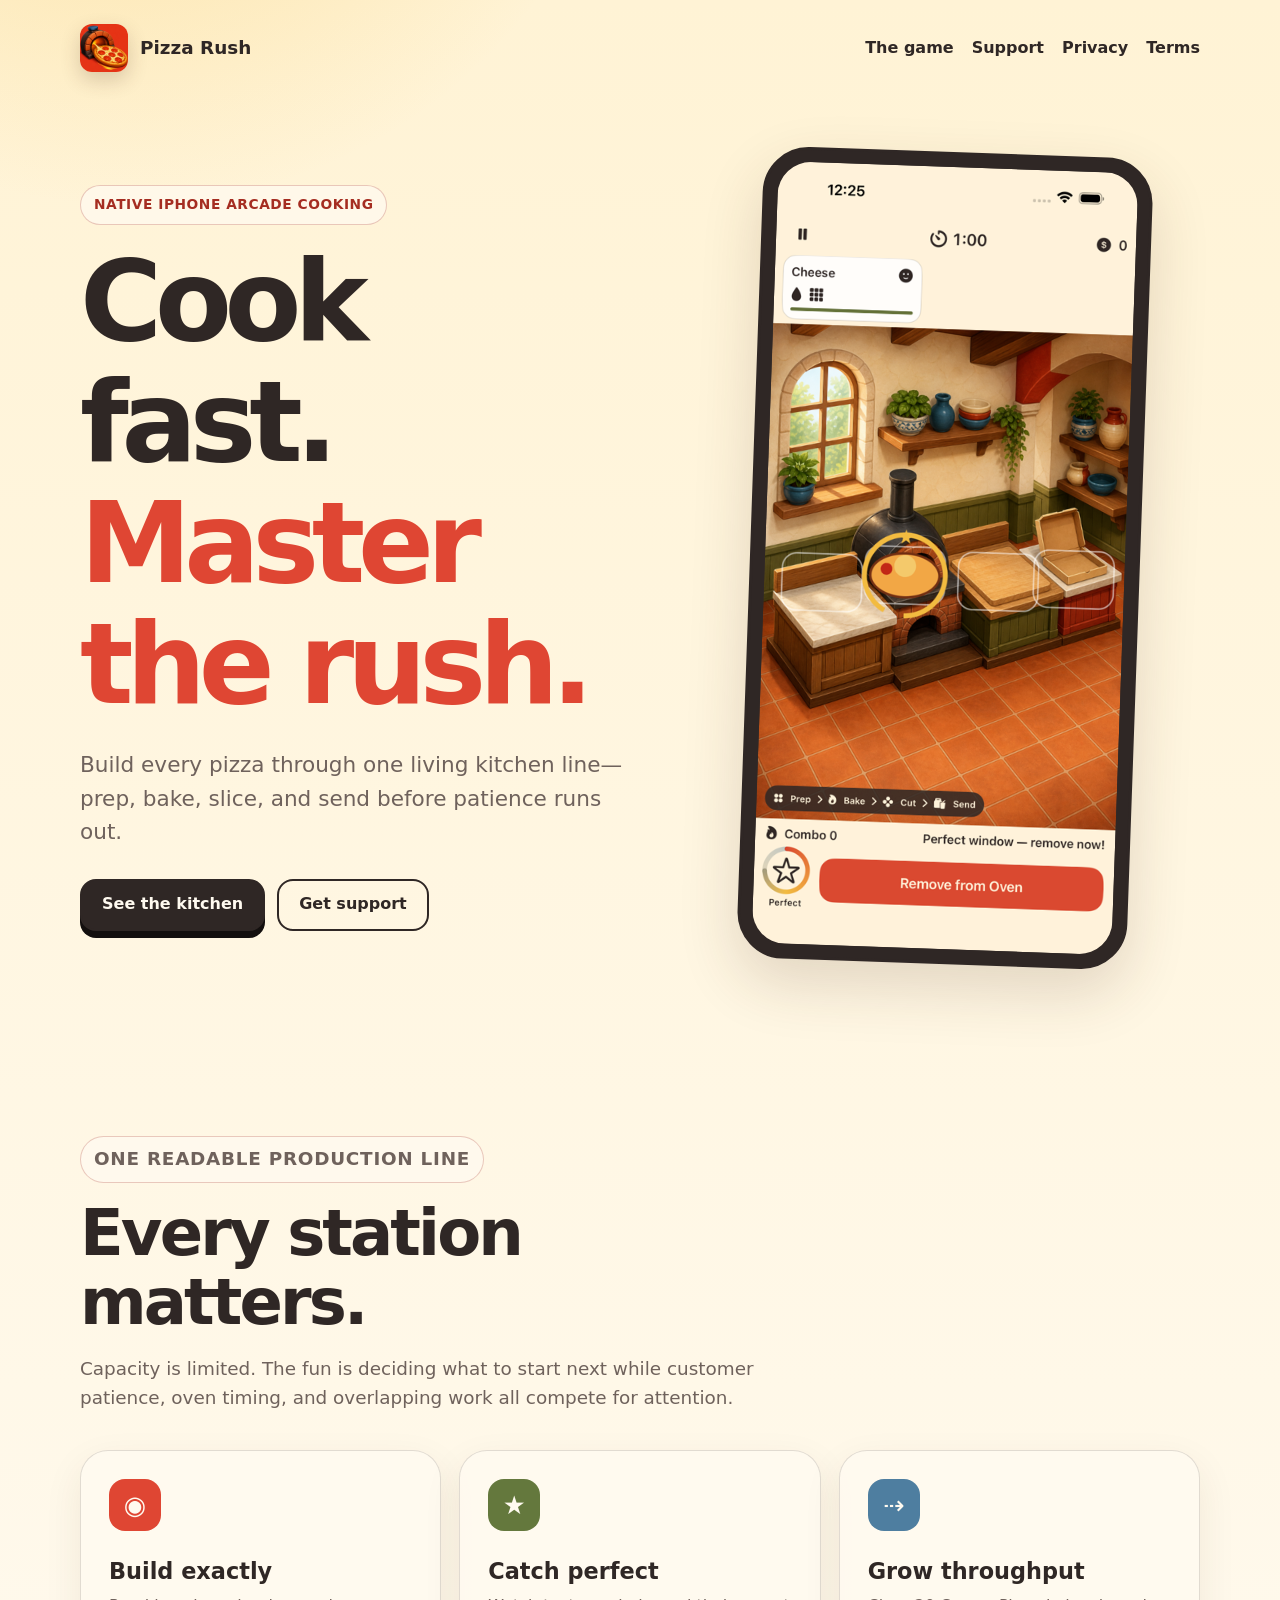
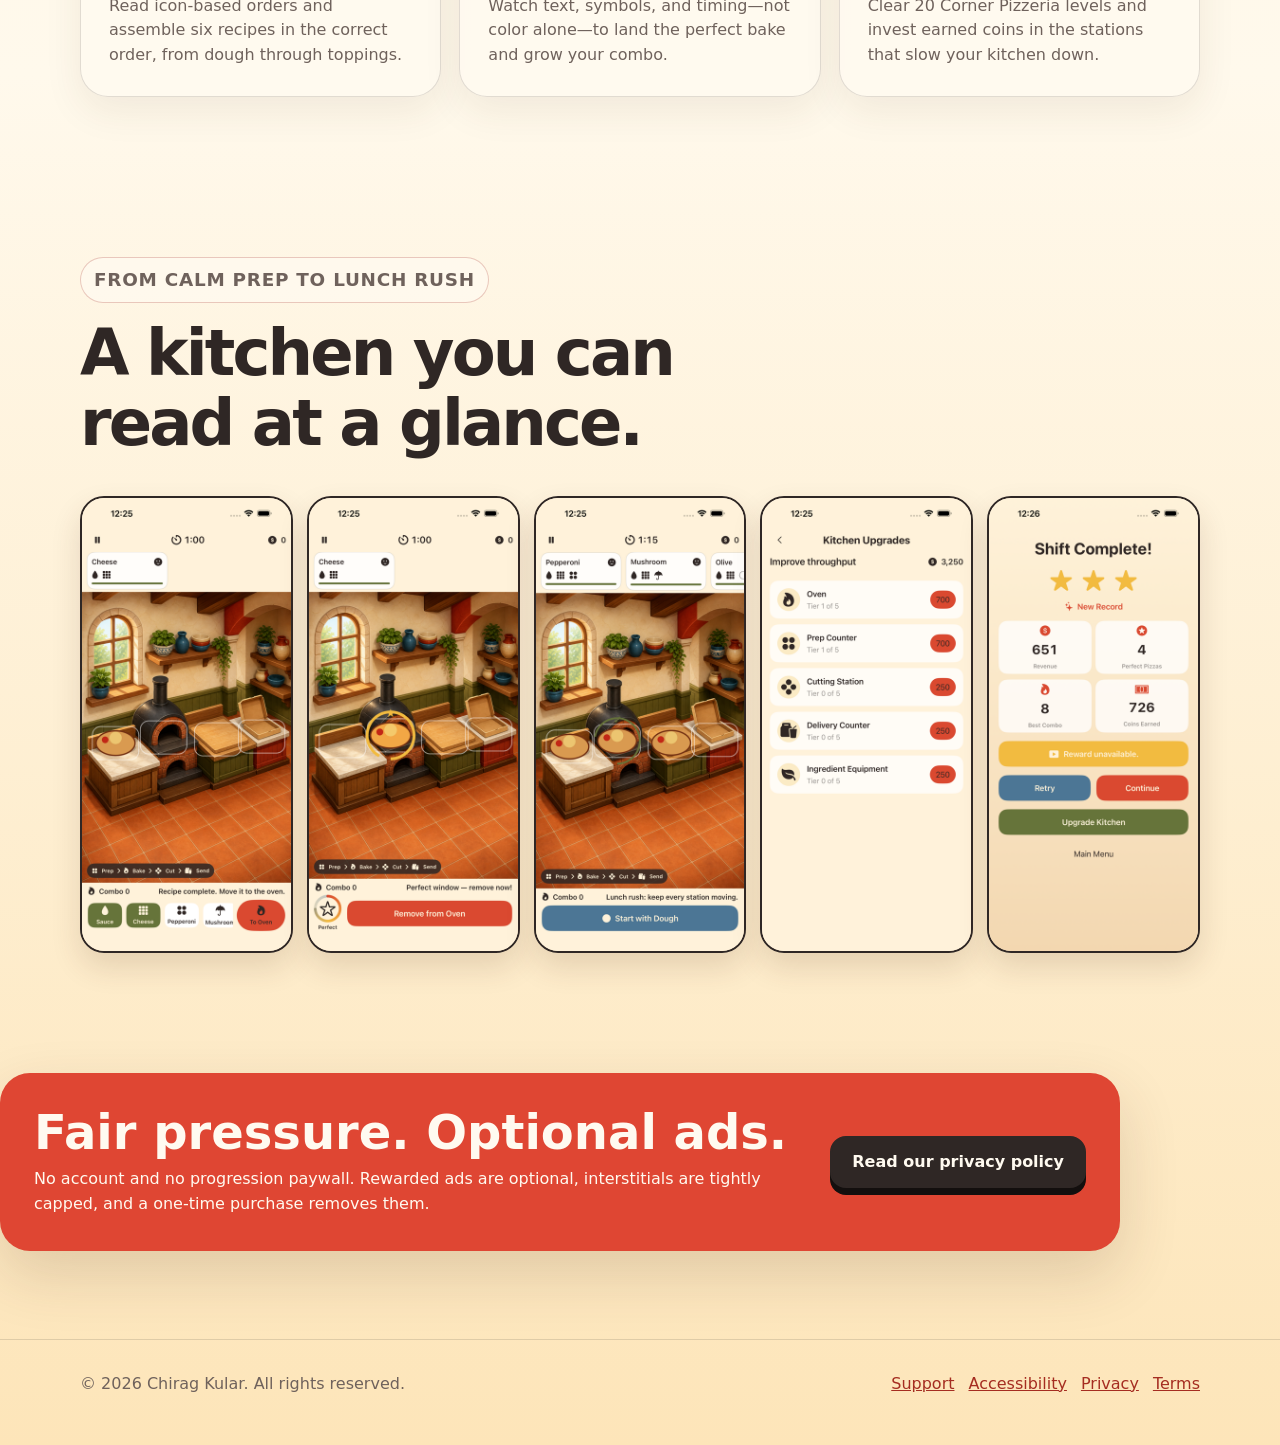
<file: site/index.html>
<!doctype html>
<html lang="en">
<head>
  <meta charset="utf-8">
  <meta name="viewport" content="width=device-width, initial-scale=1">
  <meta name="description" content="Pizza Rush is a native iPhone arcade cooking game about mastering a fast, visible kitchen line.">
  <title>Pizza Rush: Cooking Game — Cook Fast. Master the Rush.</title>
  <link rel="icon" href="assets/app-icon.png">
  <link rel="stylesheet" href="assets/site.css">
</head>
<body>
  <header class="shell topbar">
    <a class="brand" href="./"><img src="assets/app-icon.png" alt="">Pizza Rush</a>
    <nav aria-label="Main navigation">
      <a href="#game">The game</a>
      <a href="support/">Support</a>
      <a href="privacy/">Privacy</a>
      <a href="terms/">Terms</a>
    </nav>
  </header>

  <main>
    <section class="shell hero">
      <div>
        <p class="eyebrow">Native iPhone arcade cooking</p>
        <h1>Cook fast.<br><span>Master the rush.</span></h1>
        <p class="lede">Build every pizza through one living kitchen line—prep, bake, slice, and send before patience runs out.</p>
        <div class="actions">
          <a class="button" href="#game">See the kitchen</a>
          <a class="button secondary" href="support/">Get support</a>
        </div>
      </div>
      <div class="phone">
        <img src="assets/screenshot-perfect.png" alt="Pizza Rush oven showing a pizza inside the perfect bake window">
      </div>
    </section>

    <section class="section" id="game">
      <div class="shell">
        <div class="section-heading">
          <p class="eyebrow">One readable production line</p>
          <h2>Every station matters.</h2>
          <p>Capacity is limited. The fun is deciding what to start next while customer patience, oven timing, and overlapping work all compete for attention.</p>
        </div>
        <div class="cards">
          <article class="card">
            <div class="icon" aria-hidden="true">◉</div>
            <h3>Build exactly</h3>
            <p>Read icon-based orders and assemble six recipes in the correct order, from dough through toppings.</p>
          </article>
          <article class="card">
            <div class="icon" aria-hidden="true">★</div>
            <h3>Catch perfect</h3>
            <p>Watch text, symbols, and timing—not color alone—to land the perfect bake and grow your combo.</p>
          </article>
          <article class="card">
            <div class="icon" aria-hidden="true">⇢</div>
            <h3>Grow throughput</h3>
            <p>Clear 20 Corner Pizzeria levels and invest earned coins in the stations that slow your kitchen down.</p>
          </article>
        </div>
      </div>
    </section>

    <section class="section" aria-labelledby="gallery-title">
      <div class="shell">
        <div class="section-heading">
          <p class="eyebrow">From calm prep to lunch rush</p>
          <h2 id="gallery-title">A kitchen you can read at a glance.</h2>
        </div>
        <div class="gallery">
          <img src="assets/screenshot-build.png" alt="Pizza Rush preparation stage">
          <img src="assets/screenshot-perfect.png" alt="Pizza Rush perfect oven timing">
          <img src="assets/screenshot-rush.png" alt="Pizza Rush lunch rush with overlapping stations">
          <img src="assets/screenshot-upgrades.png" alt="Pizza Rush kitchen upgrade screen">
          <img src="assets/screenshot-results.png" alt="Pizza Rush three-star shift result">
        </div>
      </div>
    </section>

    <section class="shell banner">
      <div>
        <h2>Fair pressure. Optional ads.</h2>
        <p>No account and no progression paywall. Rewarded ads are optional, interstitials are tightly capped, and a one-time purchase removes them.</p>
      </div>
      <a class="button" href="privacy/">Read our privacy policy</a>
    </section>
  </main>

  <footer>
    <div class="shell footer-grid">
      <span>© 2026 Chirag Kular. All rights reserved.</span>
      <div class="footer-links">
        <a href="support/">Support</a>
        <a href="accessibility/">Accessibility</a>
        <a href="privacy/">Privacy</a>
        <a href="terms/">Terms</a>
      </div>
    </div>
  </footer>
</body>
</html>
</file>
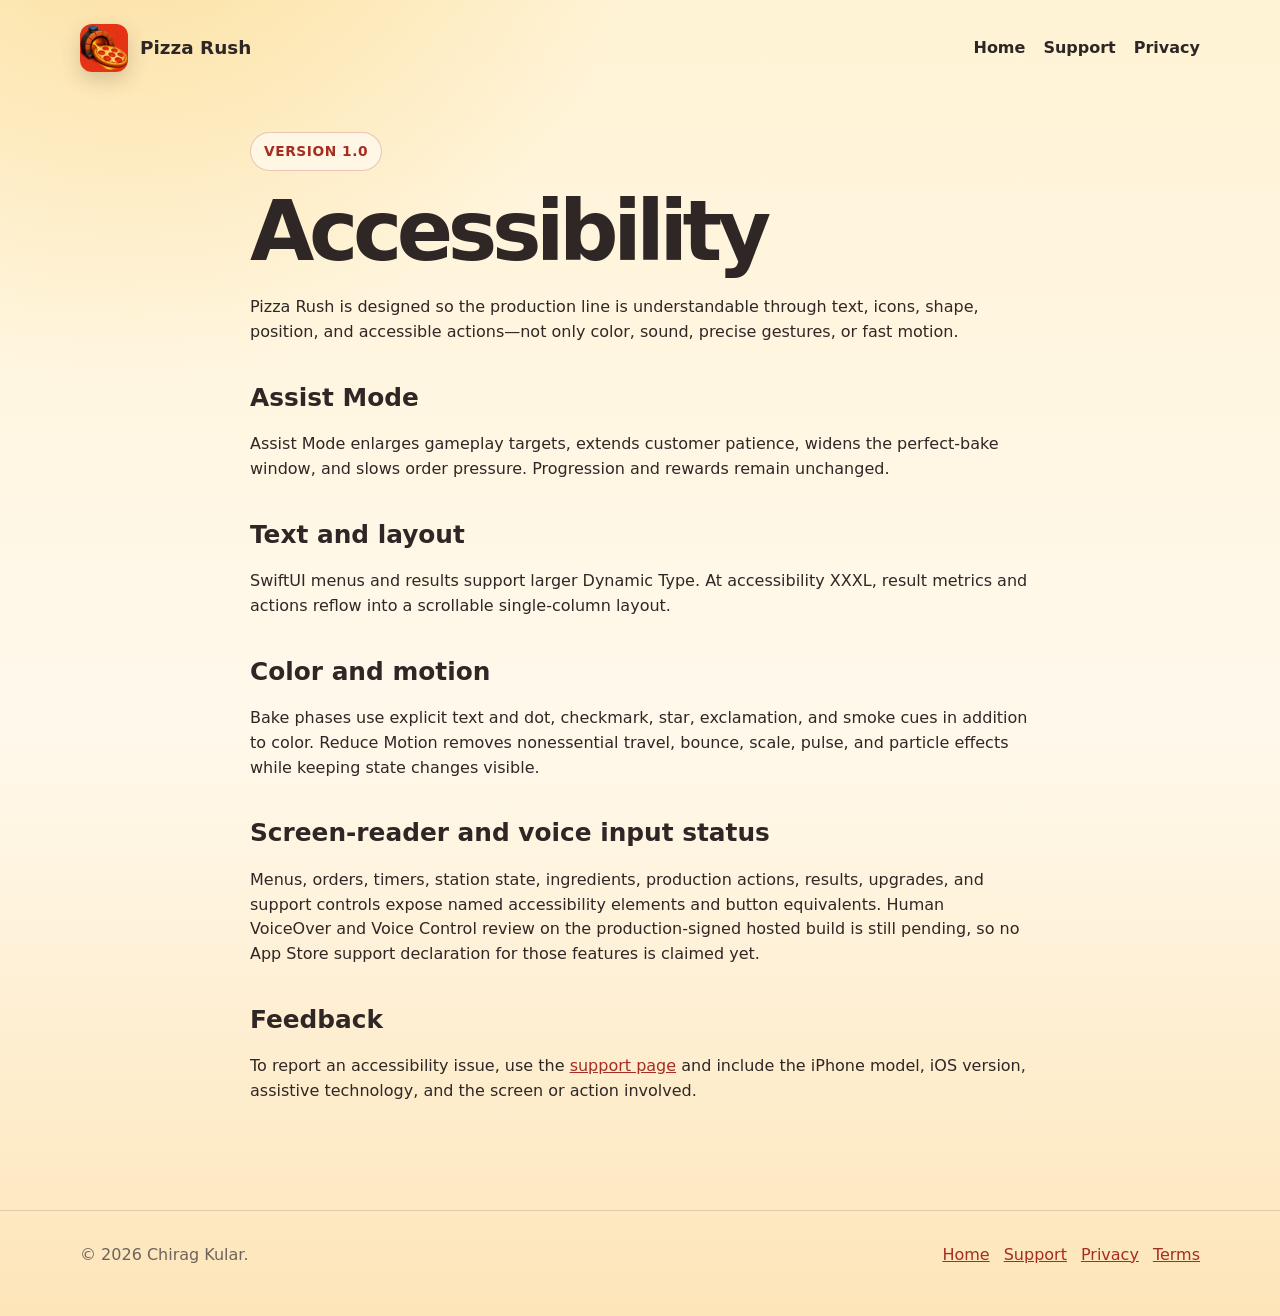
<file: site/accessibility/index.html>
<!doctype html>
<html lang="en">
<head>
  <meta charset="utf-8">
  <meta name="viewport" content="width=device-width, initial-scale=1">
  <meta name="description" content="Pizza Rush accessibility features and current declaration status.">
  <title>Accessibility — Pizza Rush</title>
  <link rel="icon" href="../assets/app-icon.png">
  <link rel="stylesheet" href="../assets/site.css">
</head>
<body>
  <header class="shell topbar">
    <a class="brand" href="../"><img src="../assets/app-icon.png" alt="">Pizza Rush</a>
    <nav aria-label="Main navigation"><a href="../">Home</a><a href="../support/">Support</a><a href="../privacy/">Privacy</a></nav>
  </header>
  <main class="shell legal">
    <p class="eyebrow">Version 1.0</p>
    <h1>Accessibility</h1>
    <p>Pizza Rush is designed so the production line is understandable through text, icons, shape, position, and accessible actions—not only color, sound, precise gestures, or fast motion.</p>

    <h2>Assist Mode</h2>
    <p>Assist Mode enlarges gameplay targets, extends customer patience, widens the perfect-bake window, and slows order pressure. Progression and rewards remain unchanged.</p>

    <h2>Text and layout</h2>
    <p>SwiftUI menus and results support larger Dynamic Type. At accessibility XXXL, result metrics and actions reflow into a scrollable single-column layout.</p>

    <h2>Color and motion</h2>
    <p>Bake phases use explicit text and dot, checkmark, star, exclamation, and smoke cues in addition to color. Reduce Motion removes nonessential travel, bounce, scale, pulse, and particle effects while keeping state changes visible.</p>

    <h2>Screen-reader and voice input status</h2>
    <p>Menus, orders, timers, station state, ingredients, production actions, results, upgrades, and support controls expose named accessibility elements and button equivalents. Human VoiceOver and Voice Control review on the production-signed hosted build is still pending, so no App Store support declaration for those features is claimed yet.</p>

    <h2>Feedback</h2>
    <p>To report an accessibility issue, use the <a href="../support/">support page</a> and include the iPhone model, iOS version, assistive technology, and the screen or action involved.</p>
  </main>
  <footer><div class="shell footer-grid"><span>© 2026 Chirag Kular.</span><div class="footer-links"><a href="../">Home</a><a href="../support/">Support</a><a href="../privacy/">Privacy</a><a href="../terms/">Terms</a></div></div></footer>
</body>
</html>
</file>
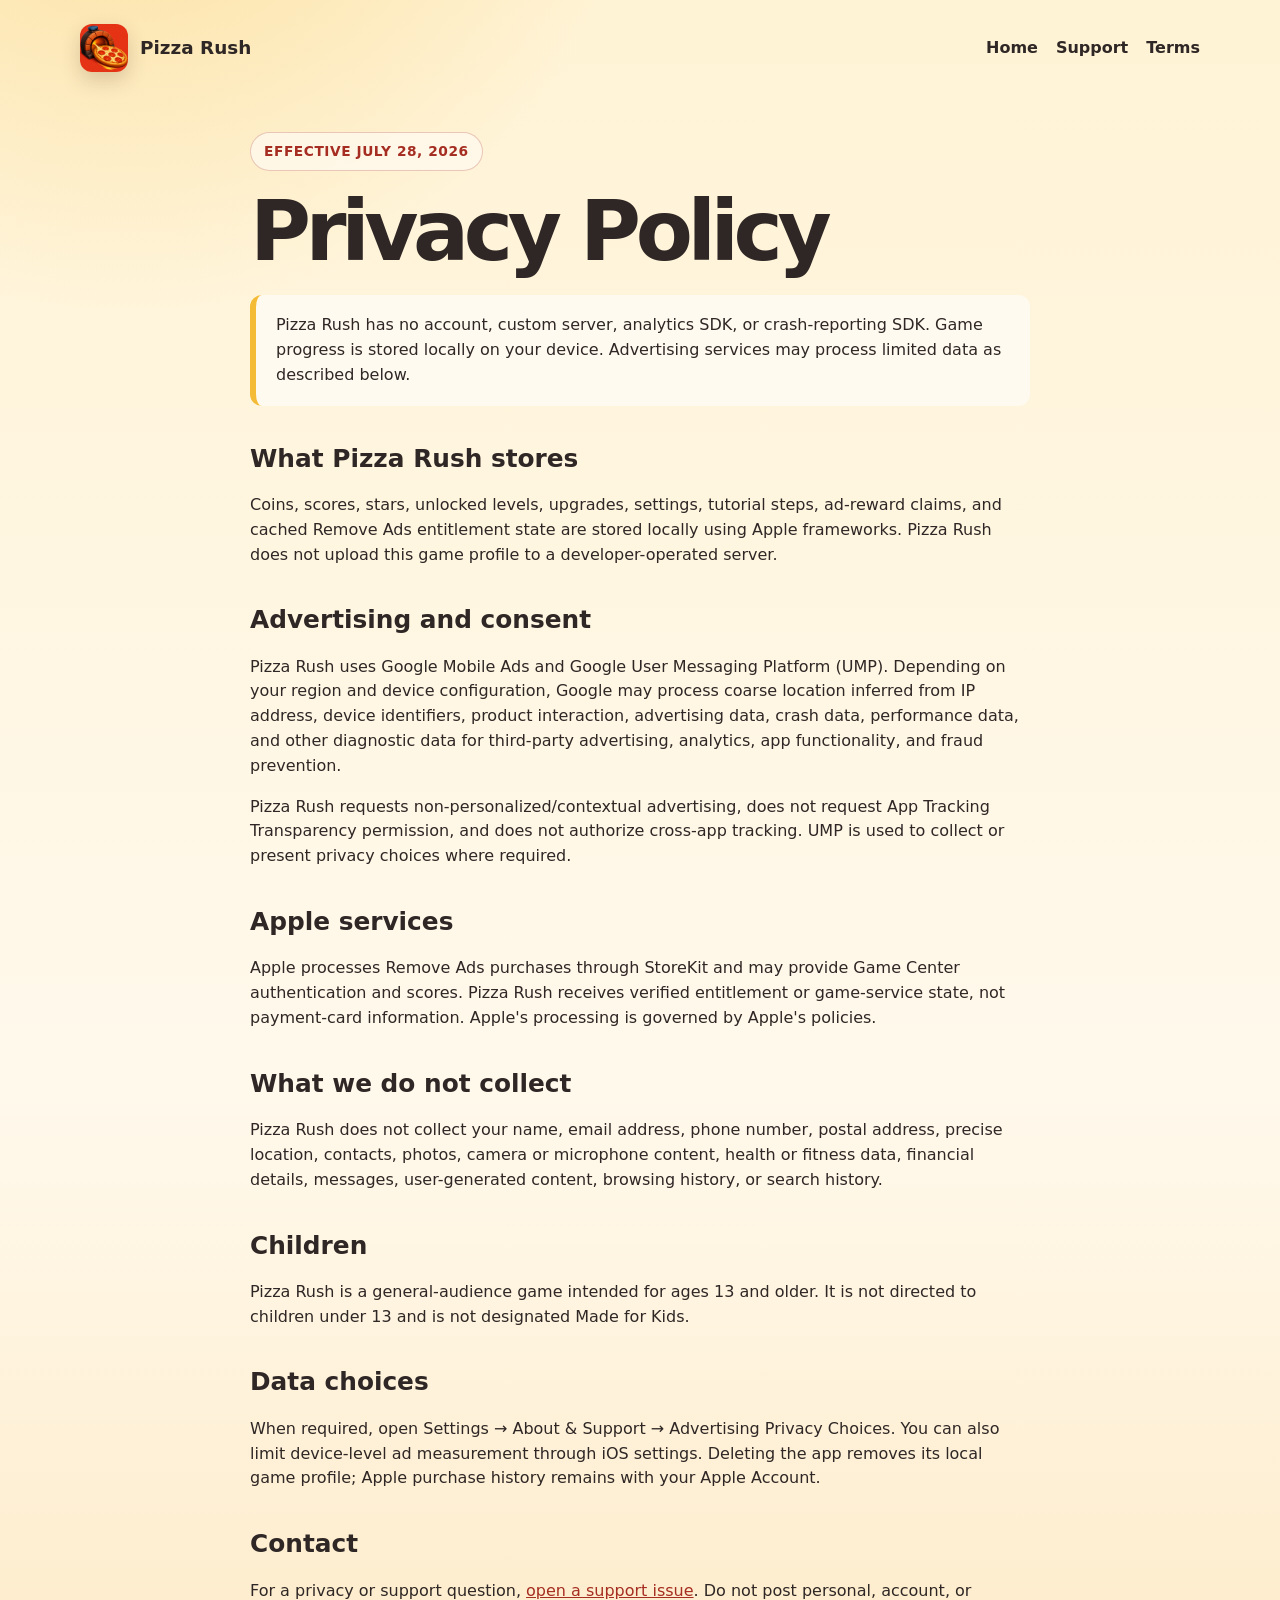
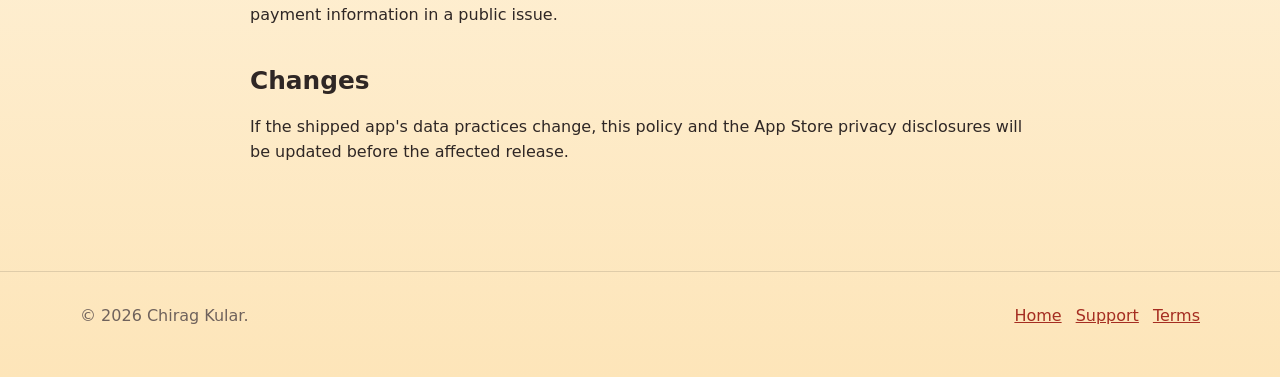
<file: site/privacy/index.html>
<!doctype html>
<html lang="en">
<head>
  <meta charset="utf-8">
  <meta name="viewport" content="width=device-width, initial-scale=1">
  <meta name="description" content="Pizza Rush privacy policy.">
  <title>Privacy Policy — Pizza Rush</title>
  <link rel="icon" href="../assets/app-icon.png">
  <link rel="stylesheet" href="../assets/site.css">
</head>
<body>
  <header class="shell topbar">
    <a class="brand" href="../"><img src="../assets/app-icon.png" alt="">Pizza Rush</a>
    <nav aria-label="Main navigation"><a href="../">Home</a><a href="../support/">Support</a><a href="../terms/">Terms</a></nav>
  </header>
  <main class="shell legal">
    <p class="eyebrow">Effective July 28, 2026</p>
    <h1>Privacy Policy</h1>
    <p class="notice">Pizza Rush has no account, custom server, analytics SDK, or crash-reporting SDK. Game progress is stored locally on your device. Advertising services may process limited data as described below.</p>

    <h2>What Pizza Rush stores</h2>
    <p>Coins, scores, stars, unlocked levels, upgrades, settings, tutorial steps, ad-reward claims, and cached Remove Ads entitlement state are stored locally using Apple frameworks. Pizza Rush does not upload this game profile to a developer-operated server.</p>

    <h2>Advertising and consent</h2>
    <p>Pizza Rush uses Google Mobile Ads and Google User Messaging Platform (UMP). Depending on your region and device configuration, Google may process coarse location inferred from IP address, device identifiers, product interaction, advertising data, crash data, performance data, and other diagnostic data for third-party advertising, analytics, app functionality, and fraud prevention.</p>
    <p>Pizza Rush requests non-personalized/contextual advertising, does not request App Tracking Transparency permission, and does not authorize cross-app tracking. UMP is used to collect or present privacy choices where required.</p>

    <h2>Apple services</h2>
    <p>Apple processes Remove Ads purchases through StoreKit and may provide Game Center authentication and scores. Pizza Rush receives verified entitlement or game-service state, not payment-card information. Apple's processing is governed by Apple's policies.</p>

    <h2>What we do not collect</h2>
    <p>Pizza Rush does not collect your name, email address, phone number, postal address, precise location, contacts, photos, camera or microphone content, health or fitness data, financial details, messages, user-generated content, browsing history, or search history.</p>

    <h2>Children</h2>
    <p>Pizza Rush is a general-audience game intended for ages 13 and older. It is not directed to children under 13 and is not designated Made for Kids.</p>

    <h2>Data choices</h2>
    <p>When required, open Settings → About &amp; Support → Advertising Privacy Choices. You can also limit device-level ad measurement through iOS settings. Deleting the app removes its local game profile; Apple purchase history remains with your Apple Account.</p>

    <h2>Contact</h2>
    <p>For a privacy or support question, <a href="https://github.com/ck4957/pizza-rush/issues/new">open a support issue</a>. Do not post personal, account, or payment information in a public issue.</p>

    <h2>Changes</h2>
    <p>If the shipped app's data practices change, this policy and the App Store privacy disclosures will be updated before the affected release.</p>
  </main>
  <footer><div class="shell footer-grid"><span>© 2026 Chirag Kular.</span><div class="footer-links"><a href="../">Home</a><a href="../support/">Support</a><a href="../terms/">Terms</a></div></div></footer>
</body>
</html>
</file>
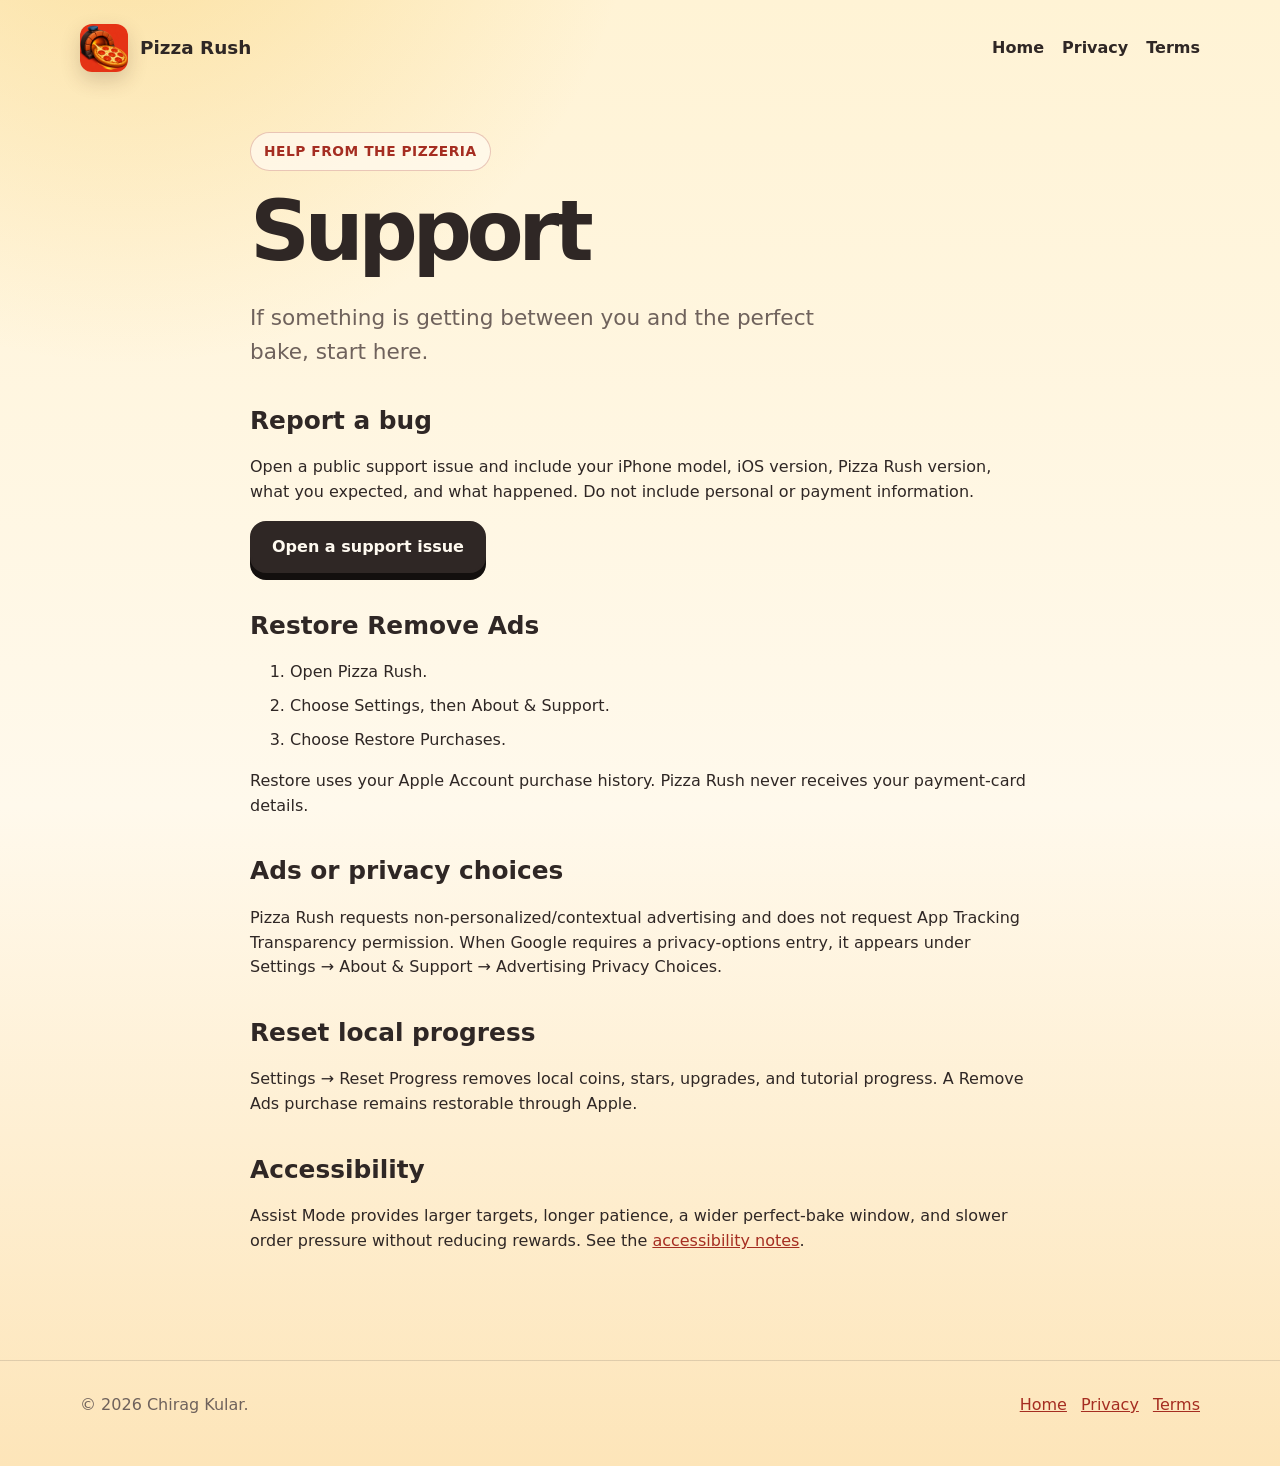
<file: site/support/index.html>
<!doctype html>
<html lang="en">
<head>
  <meta charset="utf-8">
  <meta name="viewport" content="width=device-width, initial-scale=1">
  <meta name="description" content="Pizza Rush support and quick answers.">
  <title>Support — Pizza Rush</title>
  <link rel="icon" href="../assets/app-icon.png">
  <link rel="stylesheet" href="../assets/site.css">
</head>
<body>
  <header class="shell topbar">
    <a class="brand" href="../"><img src="../assets/app-icon.png" alt="">Pizza Rush</a>
    <nav aria-label="Main navigation"><a href="../">Home</a><a href="../privacy/">Privacy</a><a href="../terms/">Terms</a></nav>
  </header>
  <main class="shell legal">
    <p class="eyebrow">Help from the pizzeria</p>
    <h1>Support</h1>
    <p class="lede">If something is getting between you and the perfect bake, start here.</p>

    <h2>Report a bug</h2>
    <p>Open a public support issue and include your iPhone model, iOS version, Pizza Rush version, what you expected, and what happened. Do not include personal or payment information.</p>
    <p><a class="button" href="https://github.com/ck4957/pizza-rush/issues/new">Open a support issue</a></p>

    <h2>Restore Remove Ads</h2>
    <ol>
      <li>Open Pizza Rush.</li>
      <li>Choose Settings, then About &amp; Support.</li>
      <li>Choose Restore Purchases.</li>
    </ol>
    <p>Restore uses your Apple Account purchase history. Pizza Rush never receives your payment-card details.</p>

    <h2>Ads or privacy choices</h2>
    <p>Pizza Rush requests non-personalized/contextual advertising and does not request App Tracking Transparency permission. When Google requires a privacy-options entry, it appears under Settings → About &amp; Support → Advertising Privacy Choices.</p>

    <h2>Reset local progress</h2>
    <p>Settings → Reset Progress removes local coins, stars, upgrades, and tutorial progress. A Remove Ads purchase remains restorable through Apple.</p>

    <h2>Accessibility</h2>
    <p>Assist Mode provides larger targets, longer patience, a wider perfect-bake window, and slower order pressure without reducing rewards. See the <a href="../accessibility/">accessibility notes</a>.</p>
  </main>
  <footer><div class="shell footer-grid"><span>© 2026 Chirag Kular.</span><div class="footer-links"><a href="../">Home</a><a href="../privacy/">Privacy</a><a href="../terms/">Terms</a></div></div></footer>
</body>
</html>
</file>
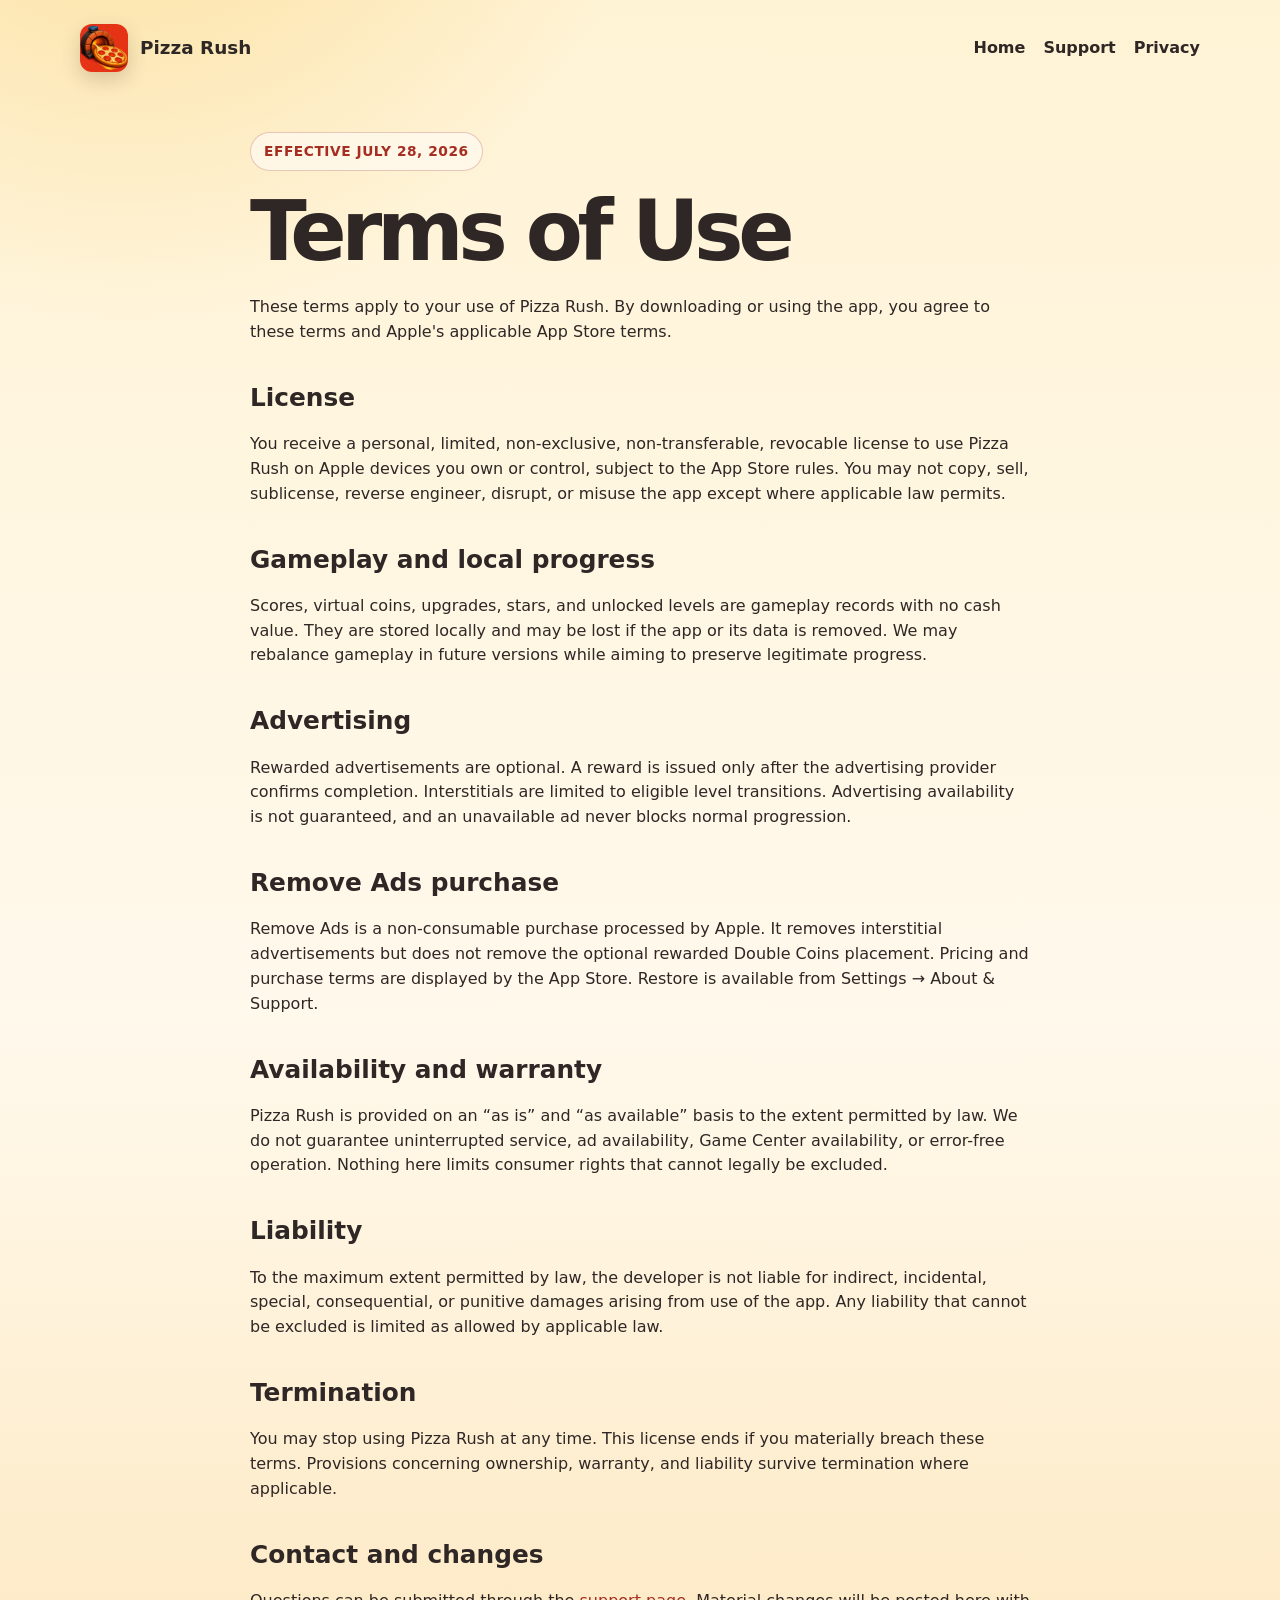
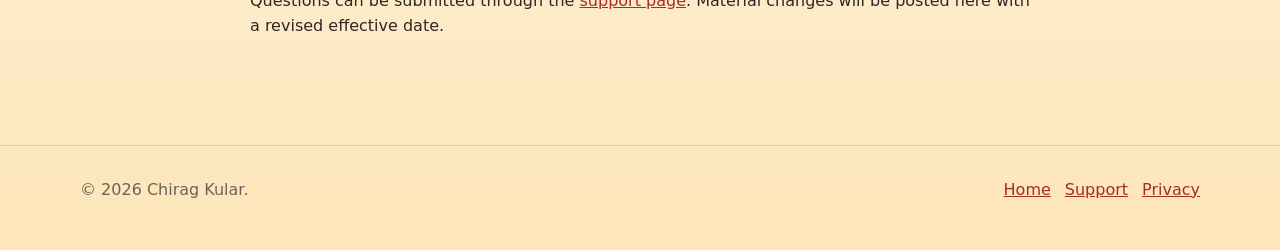
<file: site/terms/index.html>
<!doctype html>
<html lang="en">
<head>
  <meta charset="utf-8">
  <meta name="viewport" content="width=device-width, initial-scale=1">
  <meta name="description" content="Pizza Rush terms of use.">
  <title>Terms of Use — Pizza Rush</title>
  <link rel="icon" href="../assets/app-icon.png">
  <link rel="stylesheet" href="../assets/site.css">
</head>
<body>
  <header class="shell topbar">
    <a class="brand" href="../"><img src="../assets/app-icon.png" alt="">Pizza Rush</a>
    <nav aria-label="Main navigation"><a href="../">Home</a><a href="../support/">Support</a><a href="../privacy/">Privacy</a></nav>
  </header>
  <main class="shell legal">
    <p class="eyebrow">Effective July 28, 2026</p>
    <h1>Terms of Use</h1>
    <p>These terms apply to your use of Pizza Rush. By downloading or using the app, you agree to these terms and Apple's applicable App Store terms.</p>

    <h2>License</h2>
    <p>You receive a personal, limited, non-exclusive, non-transferable, revocable license to use Pizza Rush on Apple devices you own or control, subject to the App Store rules. You may not copy, sell, sublicense, reverse engineer, disrupt, or misuse the app except where applicable law permits.</p>

    <h2>Gameplay and local progress</h2>
    <p>Scores, virtual coins, upgrades, stars, and unlocked levels are gameplay records with no cash value. They are stored locally and may be lost if the app or its data is removed. We may rebalance gameplay in future versions while aiming to preserve legitimate progress.</p>

    <h2>Advertising</h2>
    <p>Rewarded advertisements are optional. A reward is issued only after the advertising provider confirms completion. Interstitials are limited to eligible level transitions. Advertising availability is not guaranteed, and an unavailable ad never blocks normal progression.</p>

    <h2>Remove Ads purchase</h2>
    <p>Remove Ads is a non-consumable purchase processed by Apple. It removes interstitial advertisements but does not remove the optional rewarded Double Coins placement. Pricing and purchase terms are displayed by the App Store. Restore is available from Settings → About &amp; Support.</p>

    <h2>Availability and warranty</h2>
    <p>Pizza Rush is provided on an “as is” and “as available” basis to the extent permitted by law. We do not guarantee uninterrupted service, ad availability, Game Center availability, or error-free operation. Nothing here limits consumer rights that cannot legally be excluded.</p>

    <h2>Liability</h2>
    <p>To the maximum extent permitted by law, the developer is not liable for indirect, incidental, special, consequential, or punitive damages arising from use of the app. Any liability that cannot be excluded is limited as allowed by applicable law.</p>

    <h2>Termination</h2>
    <p>You may stop using Pizza Rush at any time. This license ends if you materially breach these terms. Provisions concerning ownership, warranty, and liability survive termination where applicable.</p>

    <h2>Contact and changes</h2>
    <p>Questions can be submitted through the <a href="../support/">support page</a>. Material changes will be posted here with a revised effective date.</p>
  </main>
  <footer><div class="shell footer-grid"><span>© 2026 Chirag Kular.</span><div class="footer-links"><a href="../">Home</a><a href="../support/">Support</a><a href="../privacy/">Privacy</a></div></div></footer>
</body>
</html>
</file>
<file: site/assets/site.css>
:root {
  color-scheme: light;
  --cream: #fff3d5;
  --cream-2: #fde5b9;
  --ink: #2f2725;
  --muted: #6f625c;
  --tomato: #df4633;
  --tomato-dark: #a52d21;
  --olive: #64783d;
  --blue: #4e7ea0;
  --yellow: #f4bb37;
  --card: #fffaf0;
  --line: rgba(47, 39, 37, 0.14);
  --shadow: 0 24px 60px rgba(76, 45, 24, 0.16);
  font-family: ui-rounded, "SF Pro Rounded", "SF Pro Display", system-ui, sans-serif;
}

* {
  box-sizing: border-box;
}

html {
  scroll-behavior: smooth;
}

body {
  margin: 0;
  color: var(--ink);
  background:
    radial-gradient(circle at 10% -10%, rgba(244, 187, 55, 0.35), transparent 32rem),
    linear-gradient(180deg, var(--cream), #fff9ec 55%, var(--cream-2));
  line-height: 1.55;
}

a {
  color: var(--tomato-dark);
}

a:focus-visible,
button:focus-visible {
  outline: 4px solid var(--blue);
  outline-offset: 4px;
}

.shell {
  width: min(1120px, calc(100% - 32px));
  margin: 0 auto;
}

.topbar {
  display: flex;
  align-items: center;
  justify-content: space-between;
  gap: 24px;
  padding: 24px 0;
}

.brand {
  display: inline-flex;
  align-items: center;
  gap: 12px;
  color: var(--ink);
  font-size: 1.15rem;
  font-weight: 850;
  text-decoration: none;
}

.brand img {
  width: 48px;
  height: 48px;
  border-radius: 12px;
  box-shadow: 0 8px 20px rgba(76, 45, 24, 0.2);
}

nav {
  display: flex;
  flex-wrap: wrap;
  gap: 18px;
}

nav a {
  color: var(--ink);
  font-weight: 700;
  text-decoration: none;
}

nav a:hover {
  color: var(--tomato-dark);
}

.hero {
  display: grid;
  grid-template-columns: 1.05fr 0.95fr;
  align-items: center;
  gap: 48px;
  padding: 56px 0 92px;
}

.eyebrow {
  display: inline-flex;
  align-items: center;
  gap: 8px;
  margin: 0 0 16px;
  padding: 8px 13px;
  border: 1px solid rgba(165, 45, 33, 0.24);
  border-radius: 999px;
  color: var(--tomato-dark);
  background: rgba(255, 250, 240, 0.72);
  font-size: 0.86rem;
  font-weight: 850;
  letter-spacing: 0.04em;
  text-transform: uppercase;
}

h1,
h2,
h3 {
  line-height: 1.08;
}

h1 {
  max-width: 700px;
  margin: 0;
  font-size: clamp(3.4rem, 9vw, 7rem);
  letter-spacing: -0.065em;
}

h1 span {
  color: var(--tomato);
}

.lede {
  max-width: 620px;
  margin: 24px 0 30px;
  color: var(--muted);
  font-size: clamp(1.12rem, 2vw, 1.35rem);
}

.actions {
  display: flex;
  flex-wrap: wrap;
  gap: 12px;
}

.button {
  display: inline-flex;
  min-height: 52px;
  align-items: center;
  justify-content: center;
  padding: 0 20px;
  border: 2px solid var(--ink);
  border-radius: 16px;
  color: #fffaf0;
  background: var(--ink);
  font-weight: 850;
  text-decoration: none;
  box-shadow: 0 7px 0 #130f0e;
}

.button.secondary {
  color: var(--ink);
  background: transparent;
  box-shadow: none;
}

.button:hover {
  transform: translateY(-2px);
}

.phone {
  width: min(390px, 84vw);
  margin: 0 auto;
  padding: 12px;
  border: 3px solid var(--ink);
  border-radius: 46px;
  background: var(--ink);
  box-shadow: var(--shadow);
  transform: rotate(2deg);
}

.phone img {
  display: block;
  width: 100%;
  border-radius: 33px;
}

.section {
  padding: 80px 0;
}

.section-heading {
  max-width: 720px;
  margin-bottom: 38px;
}

.section-heading h2 {
  margin: 0 0 12px;
  font-size: clamp(2.25rem, 5vw, 4.5rem);
  letter-spacing: -0.045em;
}

.section-heading p {
  color: var(--muted);
  font-size: 1.15rem;
}

.cards {
  display: grid;
  grid-template-columns: repeat(3, 1fr);
  gap: 18px;
}

.card {
  min-height: 230px;
  padding: 28px;
  border: 1px solid var(--line);
  border-radius: 28px;
  background: rgba(255, 250, 240, 0.88);
  box-shadow: 0 14px 38px rgba(76, 45, 24, 0.08);
}

.card .icon {
  display: grid;
  width: 52px;
  height: 52px;
  place-items: center;
  margin-bottom: 28px;
  border-radius: 16px;
  color: #fffaf0;
  background: var(--tomato);
  font-size: 1.6rem;
}

.card:nth-child(2) .icon {
  background: var(--olive);
}

.card:nth-child(3) .icon {
  background: var(--blue);
}

.card h3 {
  margin: 0 0 10px;
  font-size: 1.4rem;
}

.card p {
  margin: 0;
  color: var(--muted);
}

.gallery {
  display: grid;
  grid-template-columns: repeat(5, minmax(0, 1fr));
  gap: 14px;
  align-items: start;
}

.gallery img {
  width: 100%;
  border: 2px solid var(--ink);
  border-radius: 24px;
  box-shadow: 0 14px 30px rgba(76, 45, 24, 0.14);
}

.banner {
  display: grid;
  grid-template-columns: 1fr auto;
  align-items: center;
  gap: 24px;
  margin: 40px 0 88px;
  padding: 34px;
  border-radius: 30px;
  color: #fffaf0;
  background: var(--tomato);
  box-shadow: var(--shadow);
}

.banner h2 {
  margin: 0 0 8px;
  font-size: clamp(1.8rem, 4vw, 3rem);
}

.banner p {
  margin: 0;
}

.banner .button {
  white-space: nowrap;
}

.legal {
  max-width: 780px;
  padding: 36px 0 90px;
}

.legal h1 {
  margin-bottom: 18px;
  font-size: clamp(2.6rem, 7vw, 5.2rem);
}

.legal h2 {
  margin-top: 40px;
  font-size: 1.55rem;
}

.legal li + li {
  margin-top: 9px;
}

.notice {
  padding: 18px 20px;
  border-left: 6px solid var(--yellow);
  border-radius: 12px;
  background: var(--card);
}

footer {
  padding: 32px 0 48px;
  border-top: 1px solid var(--line);
  color: var(--muted);
}

.footer-grid {
  display: flex;
  justify-content: space-between;
  gap: 24px;
}

.footer-links {
  display: flex;
  flex-wrap: wrap;
  gap: 14px;
}

@media (max-width: 820px) {
  .topbar {
    align-items: flex-start;
  }

  nav {
    justify-content: flex-end;
  }

  .hero {
    grid-template-columns: 1fr;
    padding-top: 30px;
  }

  .phone {
    transform: none;
  }

  .cards {
    grid-template-columns: 1fr;
  }

  .gallery {
    grid-template-columns: repeat(2, minmax(0, 1fr));
  }

  .banner {
    grid-template-columns: 1fr;
  }
}

@media (max-width: 540px) {
  .topbar,
  .footer-grid {
    display: block;
  }

  nav,
  .footer-links {
    margin-top: 18px;
  }

  .gallery {
    grid-template-columns: 1fr;
  }
}

@media (prefers-reduced-motion: reduce) {
  html {
    scroll-behavior: auto;
  }

  *,
  *::before,
  *::after {
    animation-duration: 0.01ms !important;
    animation-iteration-count: 1 !important;
    transition-duration: 0.01ms !important;
  }

  .button:hover {
    transform: none;
  }
}
</file>
